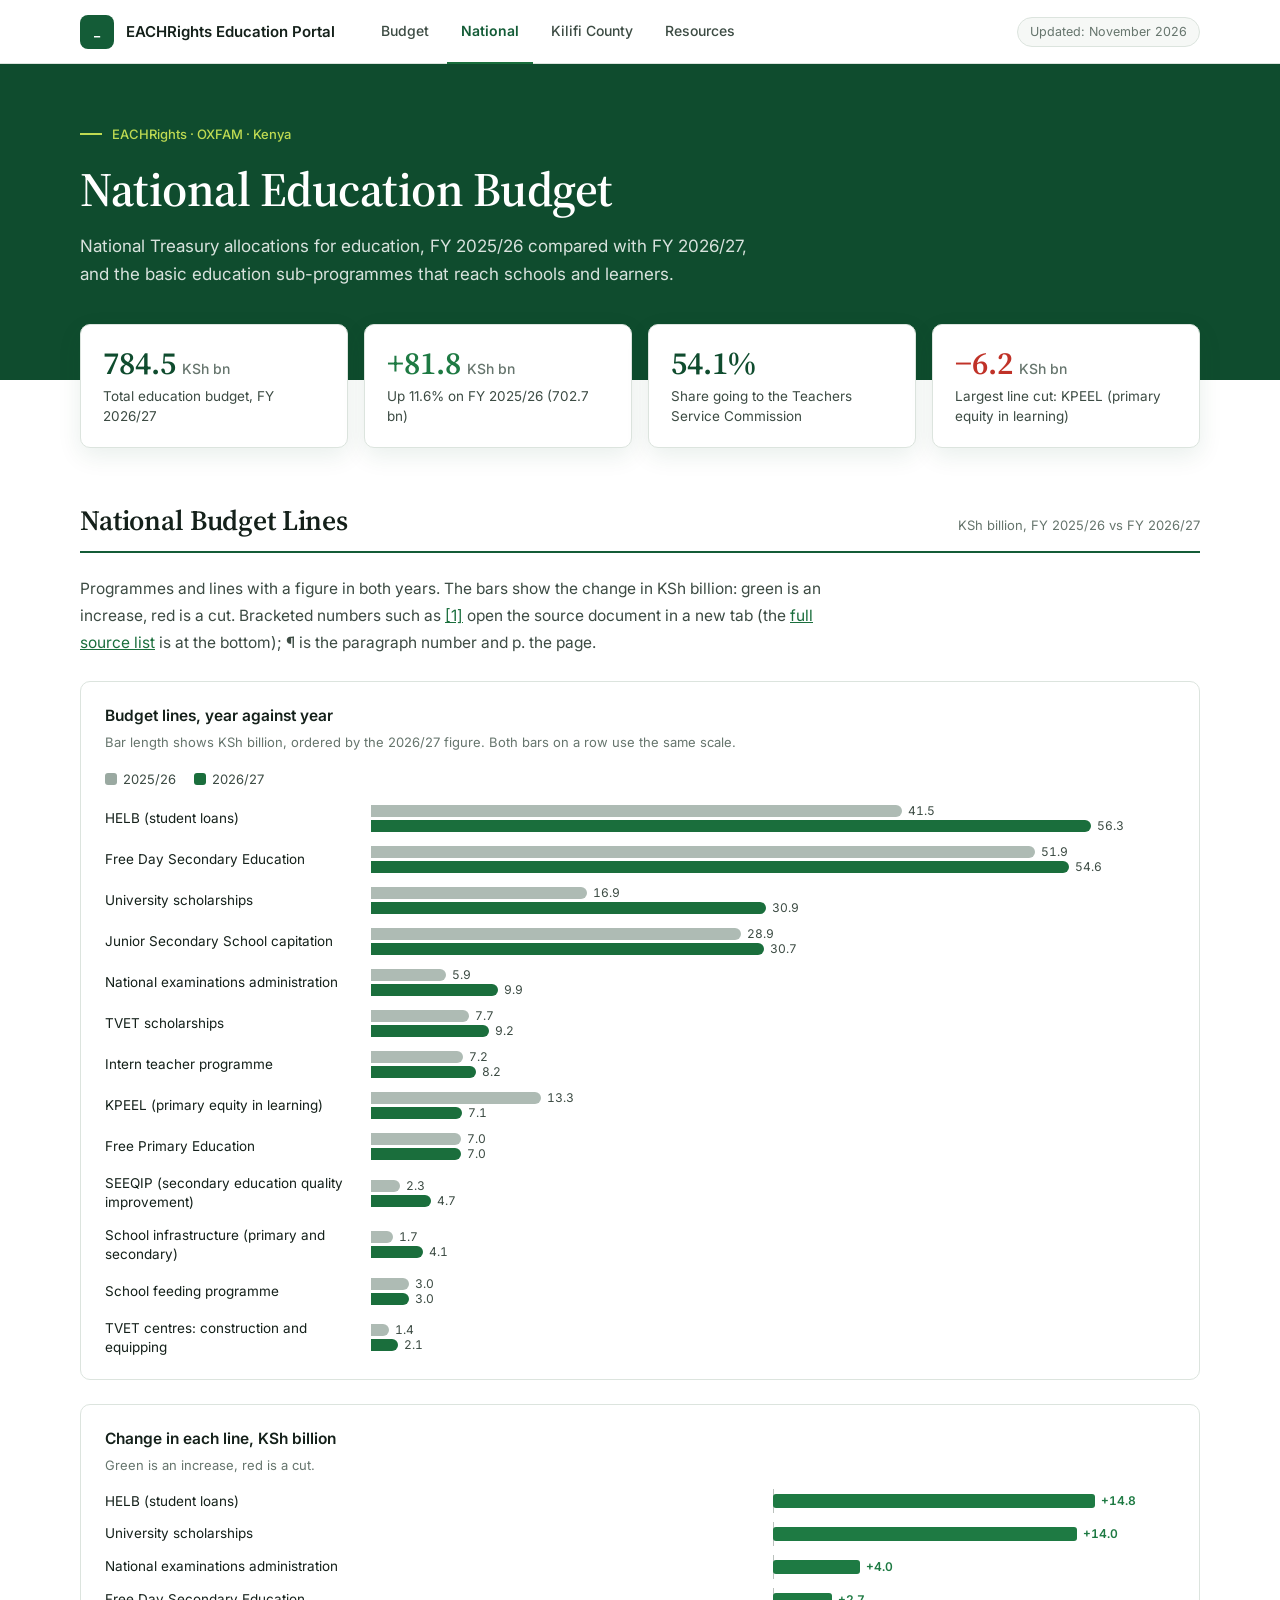
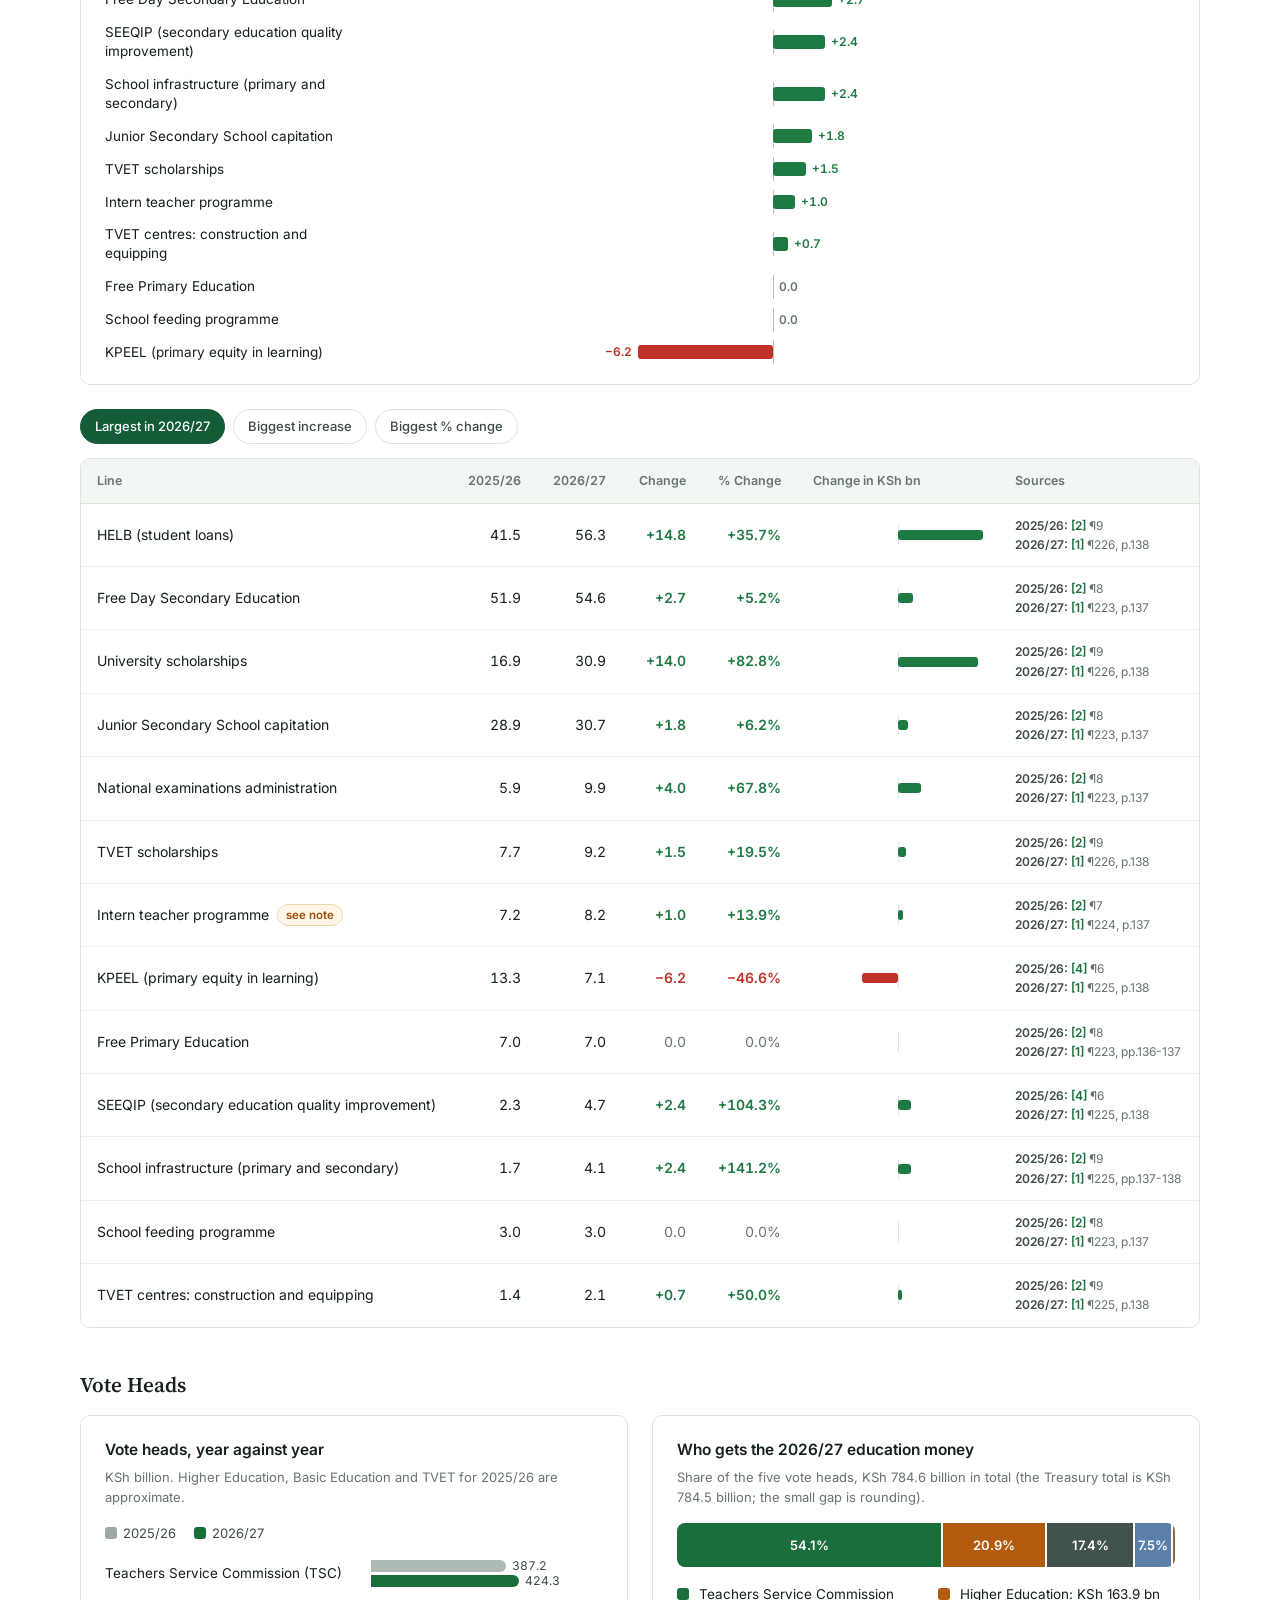
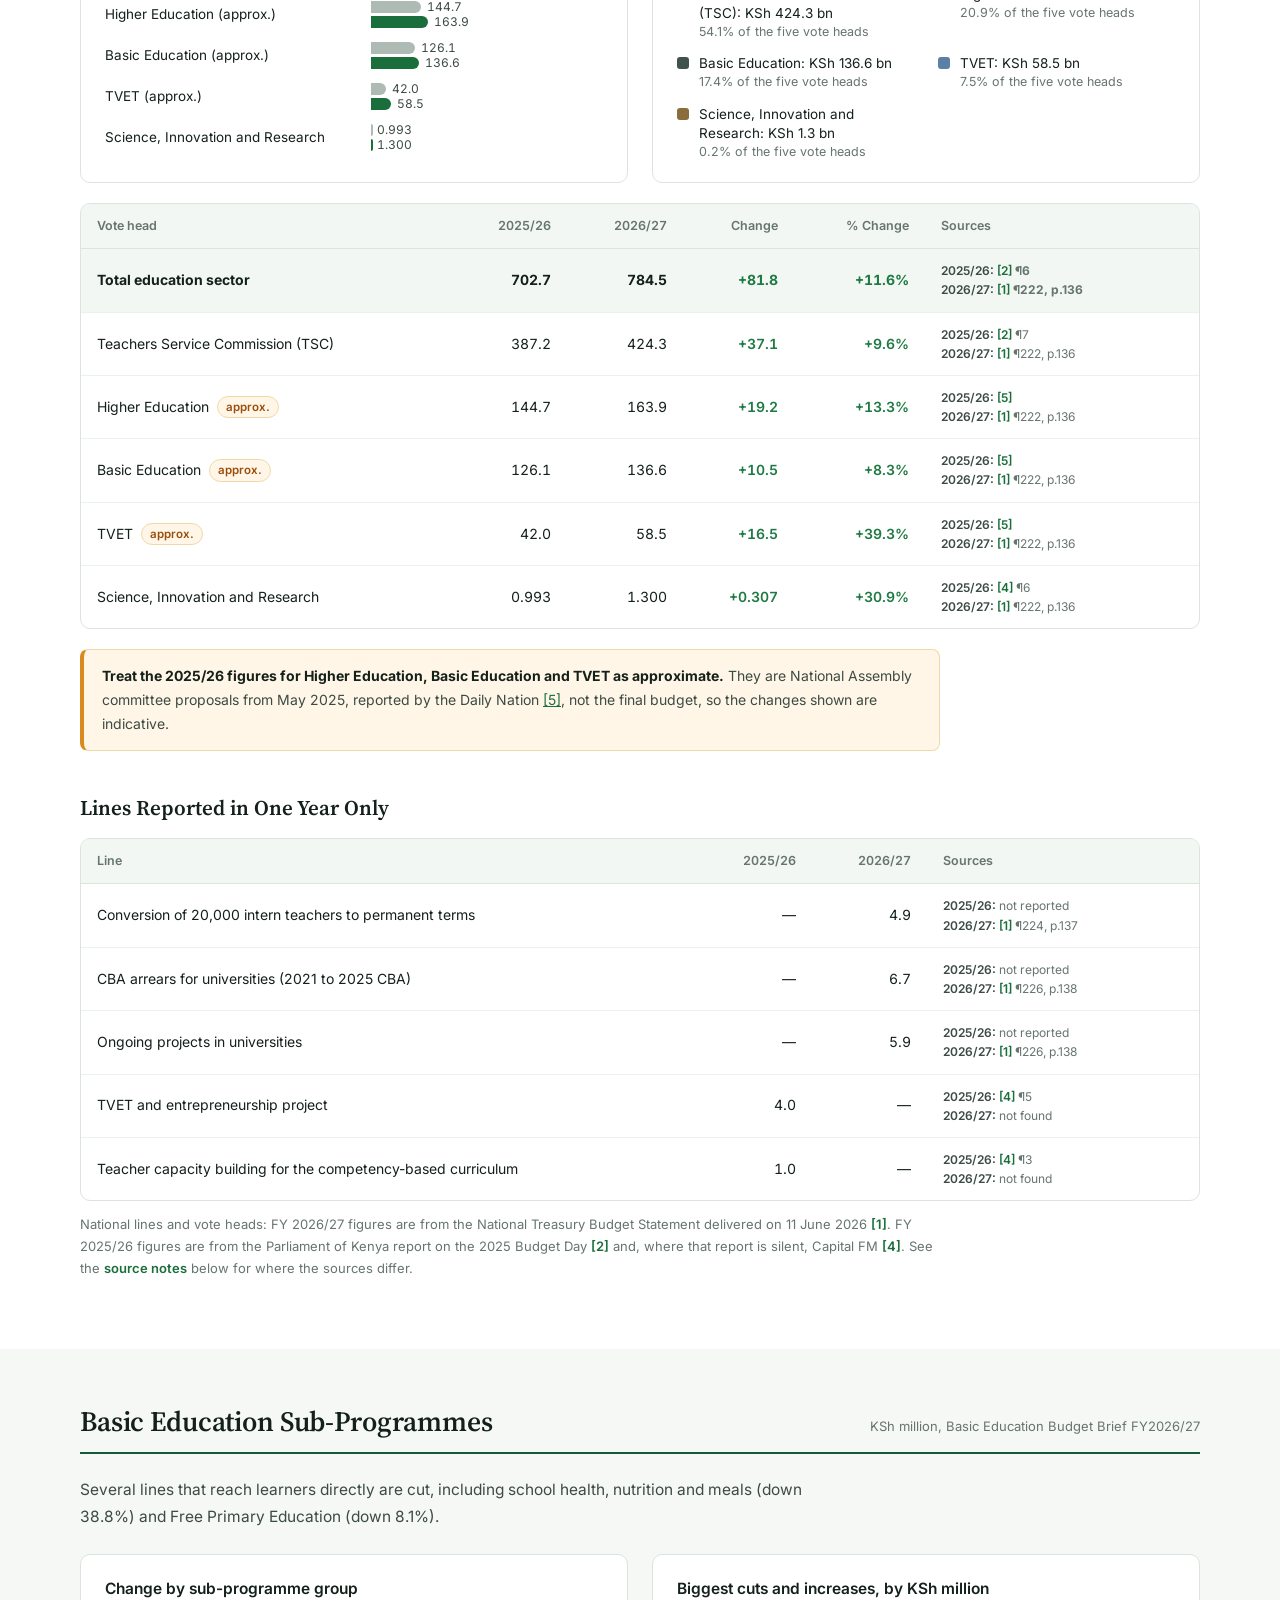
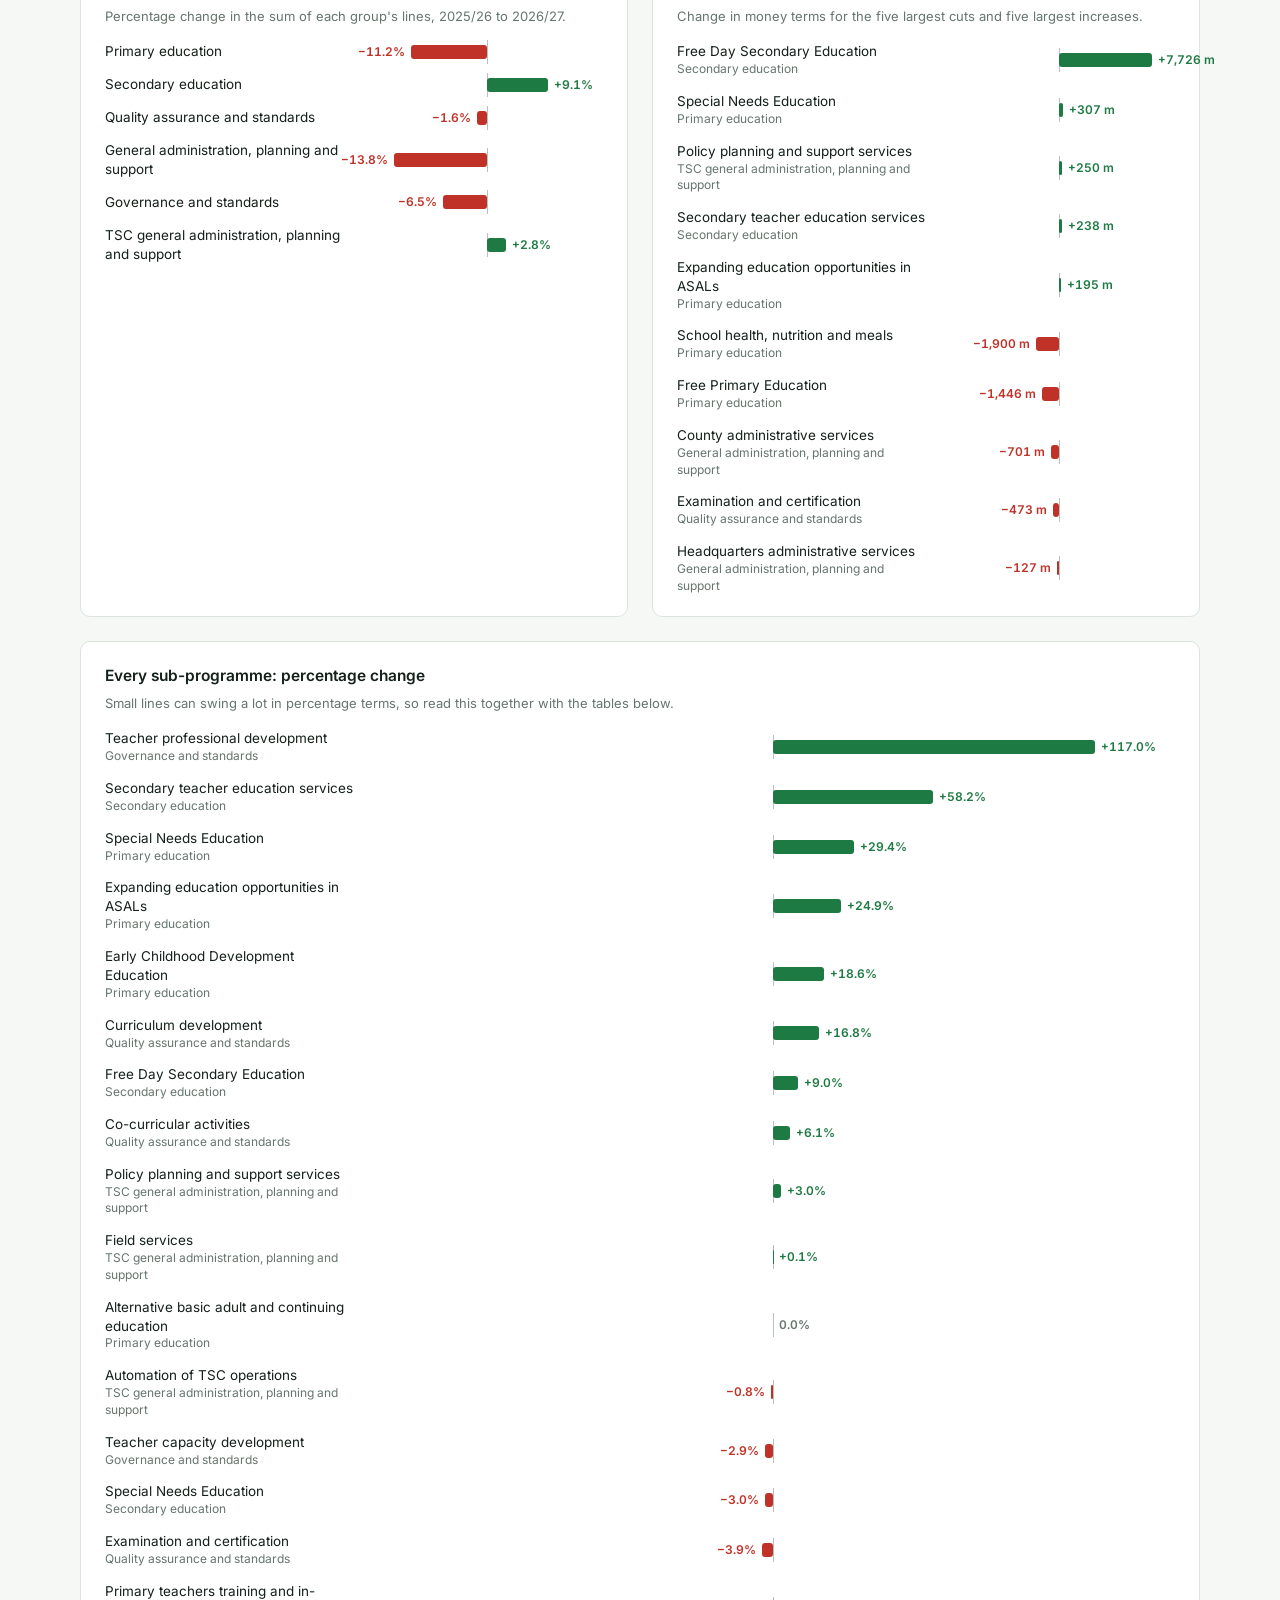
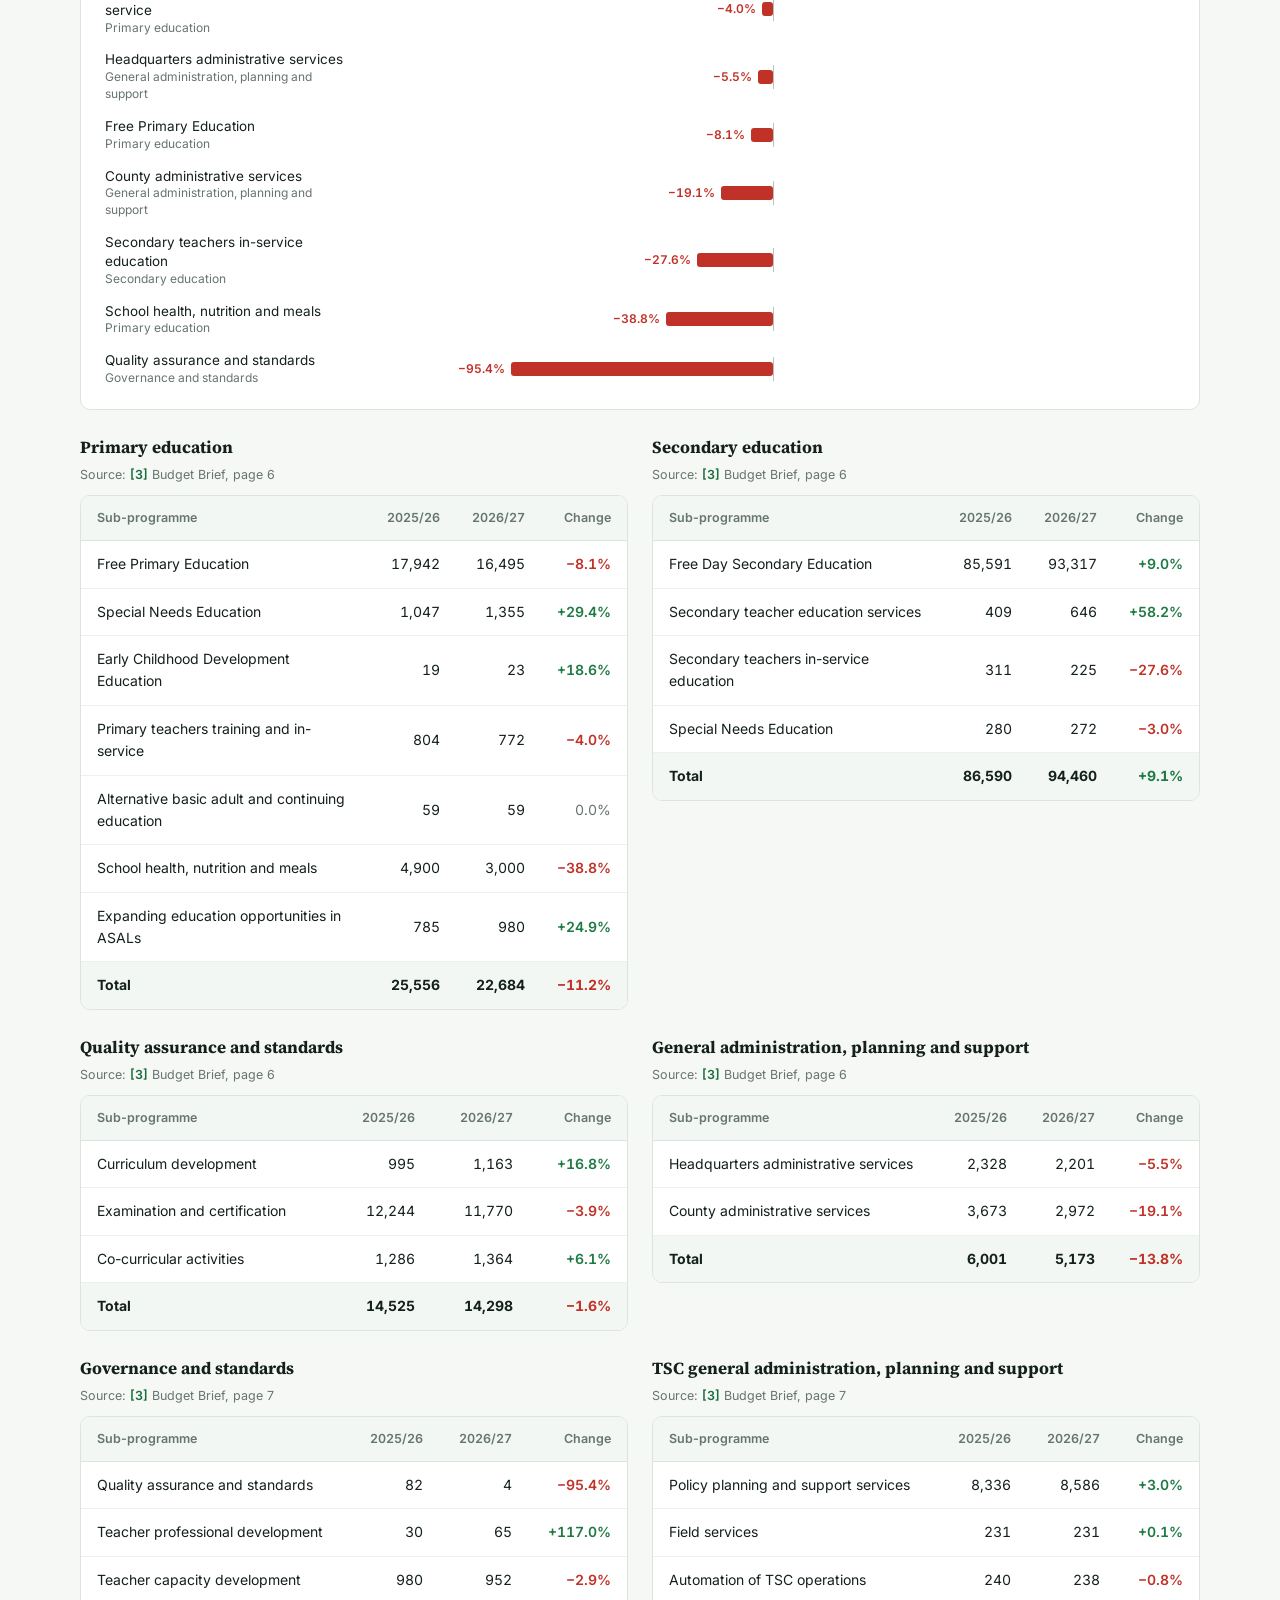
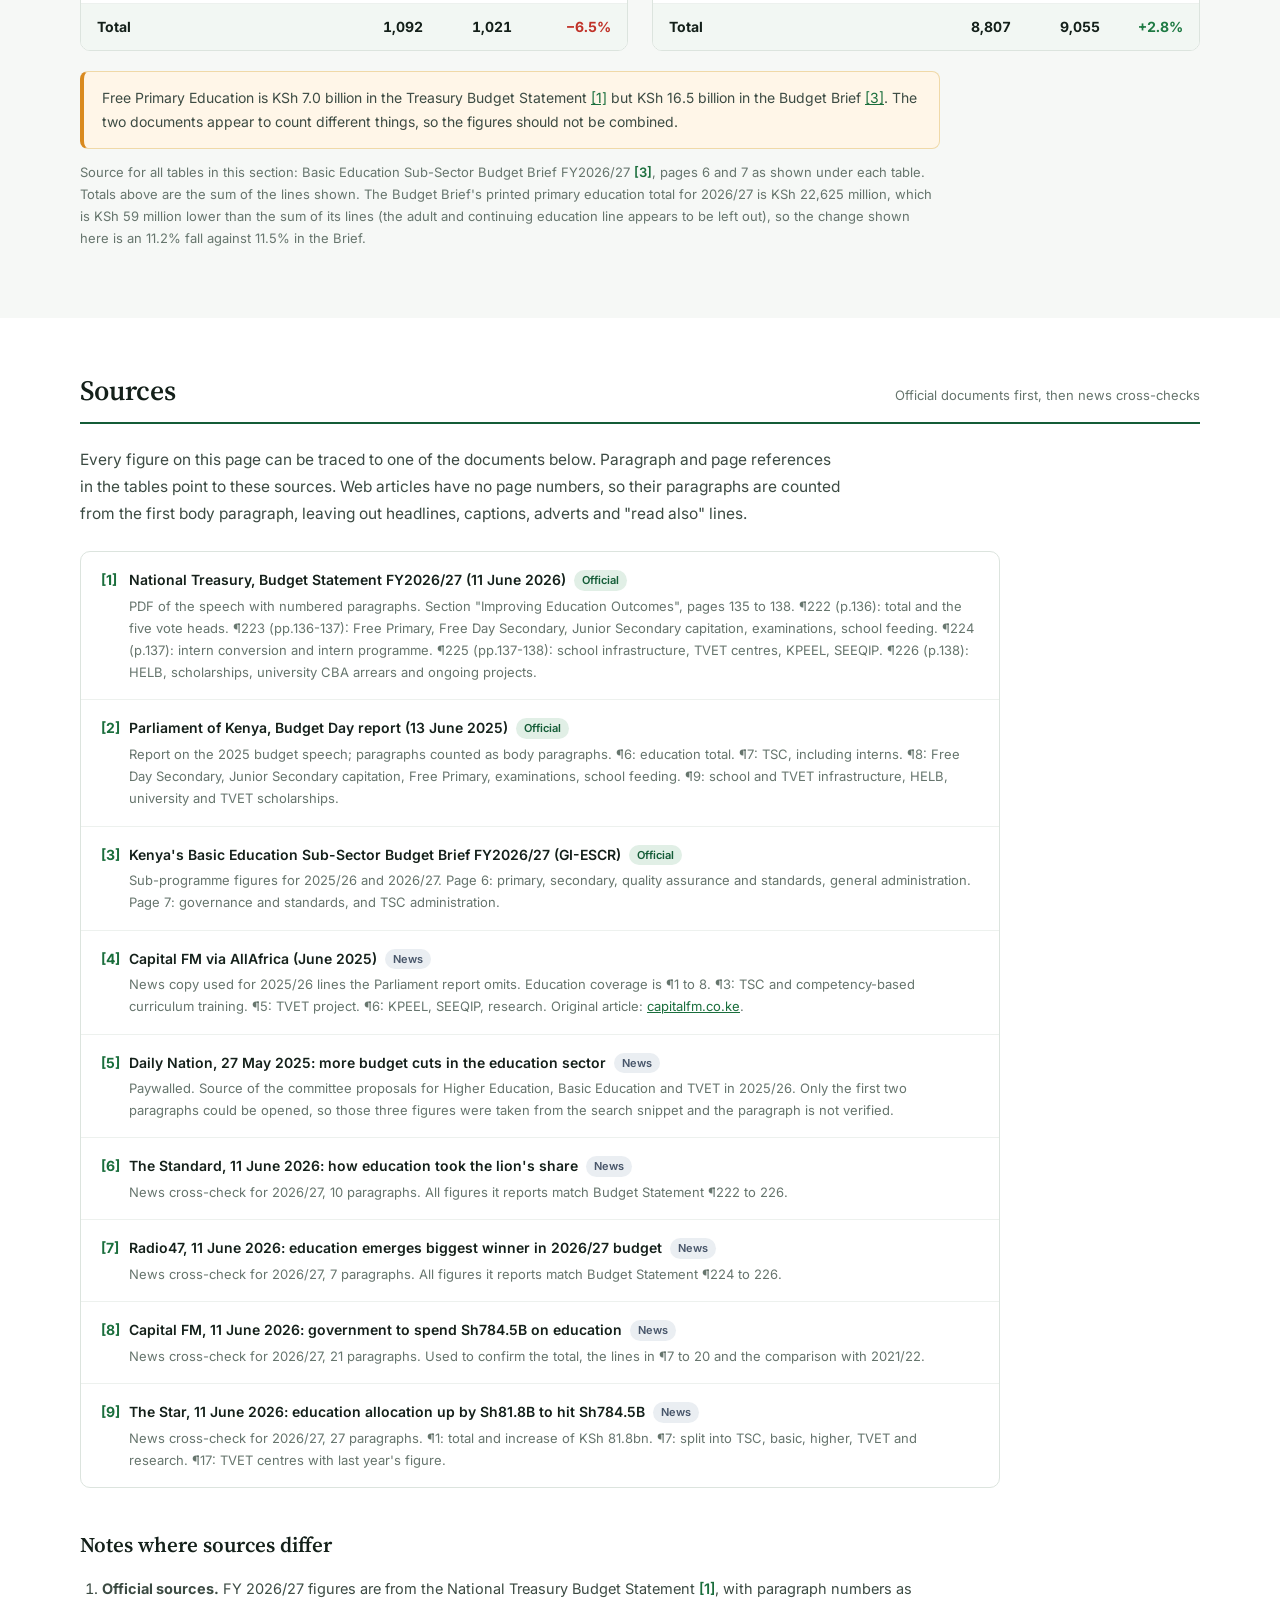
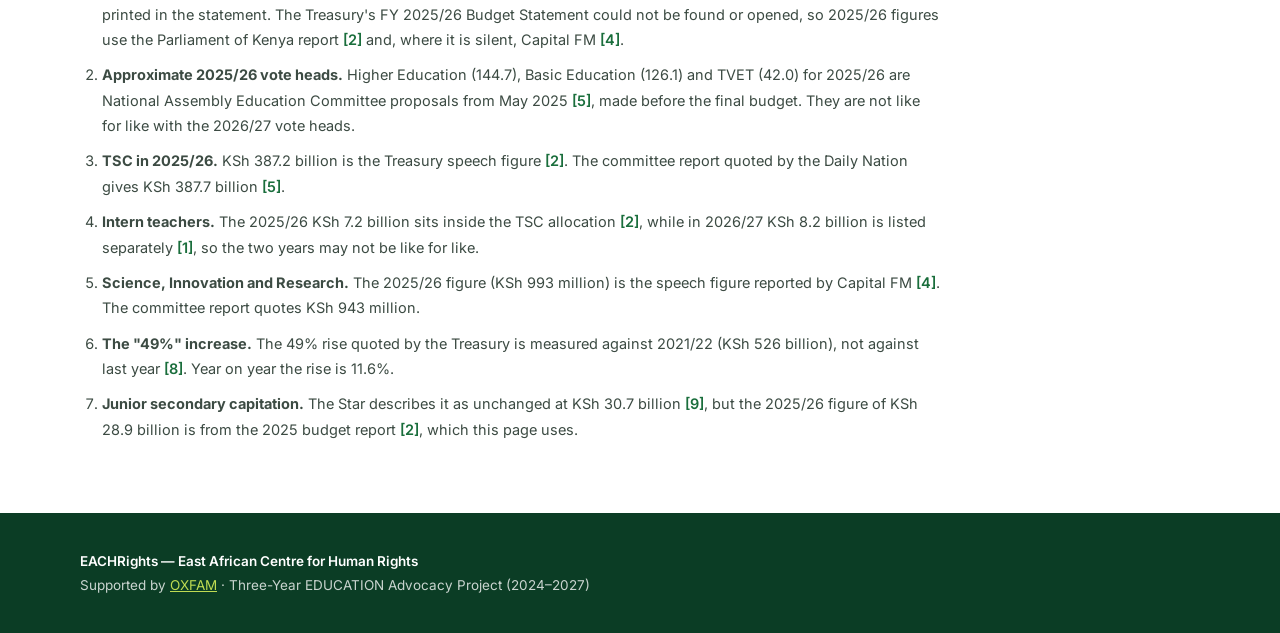
<file: national.html>
<!DOCTYPE html>
<html lang="en">
<head>
<meta charset="UTF-8">
<meta name="viewport" content="width=device-width,initial-scale=1">
<title>National Education Budget | EACHRights Education Budget Tracker</title>
<link rel="stylesheet" href="css/portal.css">
</head>
<body>
<nav class="top-nav">
  <div class="nav-brand" onclick="location.href='index.html'">
    <div class="logo-dot">_</div>
    <span>EACHRights Education Portal</span>
  </div>
  <div class="nav-links"><a href="index.html">Budget</a><a href="national.html" class="active">National</a><a href="county.html">Kilifi County</a><a href="resources.html">Resources</a></div>
  <div class="nav-right">Updated: November 2026</div>
</nav>
<div class="hero-band">
  <div class="eyebrow">EACHRights · OXFAM · Kenya</div>
  <h1>National Education Budget</h1>
  <p>National Treasury allocations for education, FY 2025/26 compared with FY 2026/27, and the basic education sub-programmes that reach schools and learners.</p>
</div>
<div class="kpis" id="kpis"></div>

<!-- NATIONAL LINES -->
<div class="section section-white" id="lines">
  <div class="section-hd">
    <h2>National Budget Lines</h2>
    <span class="meta">KSh billion, FY 2025/26 vs FY 2026/27</span>
  </div>
  <p class="lede">Programmes and lines with a figure in both years. The bars show the change in KSh billion: green is an increase, red is a cut. Bracketed numbers such as <a href="#src-1">[1]</a> open the source document in a new tab (the <a href="#sources">full source list</a> is at the bottom); ¶ is the paragraph number and p. the page.</p>

  <div class="chart" style="margin-bottom:24px">
    <p class="chart-title">Budget lines, year against year</p>
    <p class="chart-sub">Bar length shows KSh billion, ordered by the 2026/27 figure. Both bars on a row use the same scale.</p>
    <div class="legend"><span><i style="background:#9aa9a1"></i>2025/26</span><span><i style="background:var(--green,#1A6E3C)"></i>2026/27</span></div>
    <div class="bars" id="chart-lines" role="img" aria-label="Paired bars comparing 2025/26 and 2026/27 for each national education budget line"></div>
  </div>

  <div class="chart" style="margin-bottom:24px">
    <p class="chart-title">Change in each line, KSh billion</p>
    <p class="chart-sub">Green is an increase, red is a cut.</p>
    <div class="bars" id="chart-lines-chg" role="img" aria-label="Diverging bars showing the change in KSh billion for each national budget line"></div>
  </div>

  <div class="sort-tools" role="group" aria-label="Sort lines">
    <button type="button" data-sort="v26" aria-pressed="true">Largest in 2026/27</button>
    <button type="button" data-sort="chg" aria-pressed="false">Biggest increase</button>
    <button type="button" data-sort="pct" aria-pressed="false">Biggest % change</button>
  </div>
  <div class="tbl-wrap">
    <table class="policy-table">
      <thead><tr><th>Line</th><th class="n">2025/26</th><th class="n">2026/27</th><th class="n">Change</th><th class="n">% Change</th><th>Change in KSh bn</th><th>Sources</th></tr></thead>
      <tbody id="lines-body"></tbody>
    </table>
  </div>

  <h3 class="panel-title">Vote Heads</h3>
  <div class="two-col" style="margin-bottom:20px">
    <div class="chart">
      <p class="chart-title">Vote heads, year against year</p>
      <p class="chart-sub">KSh billion. Higher Education, Basic Education and TVET for 2025/26 are approximate.</p>
      <div class="legend"><span><i style="background:#9aa9a1"></i>2025/26</span><span><i style="background:var(--green,#1A6E3C)"></i>2026/27</span></div>
      <div class="bars" id="chart-votes" role="img" aria-label="Paired bars comparing 2025/26 and 2026/27 for each vote head"></div>
    </div>
    <div class="chart">
      <p class="chart-title">Who gets the 2026/27 education money</p>
      <p class="chart-sub" id="votes-sub"></p>
      <div class="split-bar" id="votes-split" role="img" aria-label="Share of the 2026/27 education budget by vote head"></div>
      <div class="split-key" id="votes-key"></div>
    </div>
  </div>
  <div class="tbl-wrap">
    <table class="policy-table">
      <thead><tr><th>Vote head</th><th class="n">2025/26</th><th class="n">2026/27</th><th class="n">Change</th><th class="n">% Change</th><th>Sources</th></tr></thead>
      <tbody id="votes-body"></tbody>
    </table>
  </div>
  <div class="callout"><strong>Treat the 2025/26 figures for Higher Education, Basic Education and TVET as approximate.</strong> They are National Assembly committee proposals from May 2025, reported by the Daily Nation <a href="#src-5">[5]</a>, not the final budget, so the changes shown are indicative.</div>

  <h3 class="panel-title">Lines Reported in One Year Only</h3>
  <div class="tbl-wrap">
    <table class="policy-table">
      <thead><tr><th>Line</th><th class="n">2025/26</th><th class="n">2026/27</th><th>Sources</th></tr></thead>
      <tbody id="oneyear-body"></tbody>
    </table>
  </div>
  <p class="src">National lines and vote heads: FY 2026/27 figures are from the National Treasury Budget Statement delivered on 11 June 2026 <a href="#src-1">[1]</a>. FY 2025/26 figures are from the Parliament of Kenya report on the 2025 Budget Day <a href="#src-2">[2]</a> and, where that report is silent, Capital FM <a href="#src-4">[4]</a>. See the <a href="#sources">source notes</a> below for where the sources differ.</p>
</div>

<!-- BASIC EDUCATION -->
<div class="section section-gold" id="basic">
  <div class="section-hd">
    <h2>Basic Education Sub-Programmes</h2>
    <span class="meta">KSh million, Basic Education Budget Brief FY2026/27</span>
  </div>
  <p class="lede">Several lines that reach learners directly are cut, including school health, nutrition and meals (down 38.8%) and Free Primary Education (down 8.1%).</p>

  <div class="two-col" style="margin-bottom:24px">
    <div class="chart">
      <p class="chart-title">Change by sub-programme group</p>
      <p class="chart-sub">Percentage change in the sum of each group's lines, 2025/26 to 2026/27.</p>
      <div class="bars" id="chart-groups" role="img" aria-label="Diverging bars showing the percentage change for each group of basic education sub-programmes"></div>
    </div>
    <div class="chart">
      <p class="chart-title">Biggest cuts and increases, by KSh million</p>
      <p class="chart-sub">Change in money terms for the five largest cuts and five largest increases.</p>
      <div class="bars" id="chart-top" role="img" aria-label="Diverging bars showing the five largest cuts and five largest increases in KSh million"></div>
    </div>
  </div>

  <div class="chart" style="margin-bottom:24px">
    <p class="chart-title">Every sub-programme: percentage change</p>
    <p class="chart-sub">Small lines can swing a lot in percentage terms, so read this together with the tables below.</p>
    <div class="bars" id="chart-basic" role="img" aria-label="Diverging bars showing the percentage change for every basic education sub-programme"></div>
  </div>

  <div class="two-col" id="basic-cols"></div>
  <div class="callout">Free Primary Education is KSh 7.0 billion in the Treasury Budget Statement <a href="#src-1">[1]</a> but KSh 16.5 billion in the Budget Brief <a href="#src-3">[3]</a>. The two documents appear to count different things, so the figures should not be combined.</div>
    <p class="src">Source for all tables in this section: Basic Education Sub-Sector Budget Brief FY2026/27 <a href="#src-3">[3]</a>, pages 6 and 7 as shown under each table. Totals above are the sum of the lines shown. The Budget Brief's printed primary education total for 2026/27 is KSh 22,625 million, which is KSh 59 million lower than the sum of its lines (the adult and continuing education line appears to be left out), so the change shown here is an 11.2% fall against 11.5% in the Brief.</p>
</div>

<!-- SOURCES -->
<div class="section section-white" id="sources">
  <div class="section-hd">
    <h2>Sources</h2>
    <span class="meta">Official documents first, then news cross-checks</span>
  </div>
  <p class="lede">Every figure on this page can be traced to one of the documents below. Paragraph and page references in the tables point to these sources. Web articles have no page numbers, so their paragraphs are counted from the first body paragraph, leaving out headlines, captions, adverts and "read also" lines.</p>
  <ol class="src-list" id="src-list"></ol>

  <h3 class="panel-title">Notes where sources differ</h3>
  <ol class="notes" id="src-notes"></ol>
</div>

<footer>
  <strong>EACHRights — East African Centre for Human Rights</strong><br>
  Supported by <a href="#">OXFAM</a> · Three-Year EDUCATION Advocacy Project (2024–2027)
</footer>

<script>
const esc = s => String(s).replace(/[&<>"']/g, c => ({'&':'&amp;','<':'&lt;','>':'&gt;','"':'&quot;',"'":'&#39;'}[c]));
const f1 = n => n.toLocaleString('en-KE',{minimumFractionDigits:1,maximumFractionDigits:1});
const f0 = n => Math.round(n).toLocaleString('en-KE');
const sgn = n => (n>0?'+':n<0?'−':'');
const cls = n => n>0.0001?'up':n<-0.0001?'down':'flat';
const pctTxt = p => p==null?'n/a':sgn(p)+Math.abs(p*100).toFixed(1)+'%';

// ---------- SOURCES ----------
const SOURCES = {
  1:{official:true,title:'National Treasury, Budget Statement FY2026/27 (11 June 2026)',
     url:'https://treasury.go.ke/sites/default/files/Latest%20updates/Budget_Statement_FY_2026-27_compressed.pdf',
     desc:'PDF of the speech with numbered paragraphs. Section "Improving Education Outcomes", pages 135 to 138. ¶222 (p.136): total and the five vote heads. ¶223 (pp.136-137): Free Primary, Free Day Secondary, Junior Secondary capitation, examinations, school feeding. ¶224 (p.137): intern conversion and intern programme. ¶225 (pp.137-138): school infrastructure, TVET centres, KPEEL, SEEQIP. ¶226 (p.138): HELB, scholarships, university CBA arrears and ongoing projects.'},
  2:{official:true,title:'Parliament of Kenya, Budget Day report (13 June 2025)',
     url:'https://www.parliament.go.ke/node/24052',
     desc:'Report on the 2025 budget speech; paragraphs counted as body paragraphs. ¶6: education total. ¶7: TSC, including interns. ¶8: Free Day Secondary, Junior Secondary capitation, Free Primary, examinations, school feeding. ¶9: school and TVET infrastructure, HELB, university and TVET scholarships.'},
  3:{official:true,title:'Kenya\'s Basic Education Sub-Sector Budget Brief FY2026/27 (GI-ESCR)',
     url:'https://gi-escr.org/images/Kenyas%20Basic%20Education%20Sub-Sector%20Budget%20Brief%20FY2026-2027.pdf',
     desc:'Sub-programme figures for 2025/26 and 2026/27. Page 6: primary, secondary, quality assurance and standards, general administration. Page 7: governance and standards, and TSC administration.'},
  4:{title:'Capital FM via AllAfrica (June 2025)',
     url:'https://allafrica.com/stories/202506130061.html',
     desc:'News copy used for 2025/26 lines the Parliament report omits. Education coverage is ¶1 to 8. ¶3: TSC and competency-based curriculum training. ¶5: TVET project. ¶6: KPEEL, SEEQIP, research. Original article: <a href="https://www.capitalfm.co.ke/news/2025/06/education-gets-lions-share-in-2024-25-budget-as-agriculture-faces-major-cuts" target="_blank" rel="noopener">capitalfm.co.ke</a>.'},
  5:{title:'Daily Nation, 27 May 2025: more budget cuts in the education sector',
     url:'https://nation.africa/kenya/news/education/more-budget-cuts-education-sector-quality-concerns-5058422',
     desc:'Paywalled. Source of the committee proposals for Higher Education, Basic Education and TVET in 2025/26. Only the first two paragraphs could be opened, so those three figures were taken from the search snippet and the paragraph is not verified.'},
  6:{title:'The Standard, 11 June 2026: how education took the lion\'s share',
     url:'https://www.standardmedia.co.ke/education/article/2001550102/how-education-took-lions-share-with-sh7845b-in-2026-27-budget',
     desc:'News cross-check for 2026/27, 10 paragraphs. All figures it reports match Budget Statement ¶222 to 226.'},
  7:{title:'Radio47, 11 June 2026: education emerges biggest winner in 2026/27 budget',
     url:'https://www.radio47.fm/news/education-emerges-biggest-winner-in-2026-27-budget-with-ksh-784-5-billion-32977/',
     desc:'News cross-check for 2026/27, 7 paragraphs. All figures it reports match Budget Statement ¶224 to 226.'},
  8:{title:'Capital FM, 11 June 2026: government to spend Sh784.5B on education',
     url:'https://www.capitalfm.co.ke/news/2026/06/government-to-spend-sh784-5-b-on-education-as-mbadi-rejects-claims-of-budget-cuts/',
     desc:'News cross-check for 2026/27, 21 paragraphs. Used to confirm the total, the lines in ¶7 to 20 and the comparison with 2021/22.'},
  9:{title:'The Star, 11 June 2026: education allocation up by Sh81.8B to hit Sh784.5B',
     url:'https://www.the-star.co.ke/news/2026-06-11-education-allocation-up-by-sh818bn-to-hit-sh7845bn',
     desc:'News cross-check for 2026/27, 27 paragraphs. ¶1: total and increase of KSh 81.8bn. ¶7: split into TSC, basic, higher, TVET and research. ¶17: TVET centres with last year\'s figure.'}
};
const ref = (id,loc) => `<a href="${SOURCES[id].url}" target="_blank" rel="noopener" title="${esc(SOURCES[id].title)}">[${id}]</a>${loc?' '+esc(loc):''}`;
const srcCell = (a,b) => `<td class="srcs"><b>2025/26:</b> ${a}<br><b>2026/27:</b> ${b}</td>`;
const NA = '<span class="flat">not reported</span>';

document.getElementById('src-list').innerHTML = Object.entries(SOURCES).map(([id,s])=>
  `<li id="src-${id}"><span class="sn">[${id}]</span><a class="ttl" href="${s.url}" target="_blank" rel="noopener">${s.title}</a><span class="tag ${s.official?'off':'news'}">${s.official?'Official':'News'}</span><span class="d">${s.desc}</span></li>`).join('');

document.getElementById('src-notes').innerHTML = [
  '<strong>Official sources.</strong> FY 2026/27 figures are from the National Treasury Budget Statement <a href="#src-1">[1]</a>, with paragraph numbers as printed in the statement. The Treasury\'s FY 2025/26 Budget Statement could not be found or opened, so 2025/26 figures use the Parliament of Kenya report <a href="#src-2">[2]</a> and, where it is silent, Capital FM <a href="#src-4">[4]</a>.',
  '<strong>Approximate 2025/26 vote heads.</strong> Higher Education (144.7), Basic Education (126.1) and TVET (42.0) for 2025/26 are National Assembly Education Committee proposals from May 2025 <a href="#src-5">[5]</a>, made before the final budget. They are not like for like with the 2026/27 vote heads.',
  '<strong>TSC in 2025/26.</strong> KSh 387.2 billion is the Treasury speech figure <a href="#src-2">[2]</a>. The committee report quoted by the Daily Nation gives KSh 387.7 billion <a href="#src-5">[5]</a>.',
  '<strong>Intern teachers.</strong> The 2025/26 KSh 7.2 billion sits inside the TSC allocation <a href="#src-2">[2]</a>, while in 2026/27 KSh 8.2 billion is listed separately <a href="#src-1">[1]</a>, so the two years may not be like for like.',
  '<strong>Science, Innovation and Research.</strong> The 2025/26 figure (KSh 993 million) is the speech figure reported by Capital FM <a href="#src-4">[4]</a>. The committee report quotes KSh 943 million.',
  '<strong>The "49%" increase.</strong> The 49% rise quoted by the Treasury is measured against 2021/22 (KSh 526 billion), not against last year <a href="#src-8">[8]</a>. Year on year the rise is 11.6%.',
  '<strong>Junior secondary capitation.</strong> The Star describes it as unchanged at KSh 30.7 billion <a href="#src-9">[9]</a>, but the 2025/26 figure of KSh 28.9 billion is from the 2025 budget report <a href="#src-2">[2]</a>, which this page uses.'
].map(t=>`<li>${t}</li>`).join('');

const TOTAL = {a:702.7,b:784.5};
// [name, 2025/26, 2026/27] KSh bn, optional note, then [source 2025/26, source 2026/27]
const chg = TOTAL.b-TOTAL.a;
const LINES = [
  ['HELB (student loans)',41.5,56.3,'',[ref(2,'¶9'),ref(1,'¶226, p.138')]],
  ['Free Day Secondary Education',51.9,54.6,'',[ref(2,'¶8'),ref(1,'¶223, p.137')]],
  ['University scholarships',16.9,30.9,'',[ref(2,'¶9'),ref(1,'¶226, p.138')]],
  ['Junior Secondary School capitation',28.9,30.7,'',[ref(2,'¶8'),ref(1,'¶223, p.137')]],
  ['National examinations administration',5.9,9.9,'',[ref(2,'¶8'),ref(1,'¶223, p.137')]],
  ['TVET scholarships',7.7,9.2,'',[ref(2,'¶9'),ref(1,'¶226, p.138')]],
  ['Intern teacher programme',7.2,8.2,'2025/26 figure sits inside the TSC allocation',[ref(2,'¶7'),ref(1,'¶224, p.137')]],
  ['KPEEL (primary equity in learning)',13.3,7.1,'',[ref(4,'¶6'),ref(1,'¶225, p.138')]],
  ['Free Primary Education',7.0,7.0,'',[ref(2,'¶8'),ref(1,'¶223, pp.136-137')]],
  ['SEEQIP (secondary education quality improvement)',2.3,4.7,'',[ref(4,'¶6'),ref(1,'¶225, p.138')]],
  ['School infrastructure (primary and secondary)',1.7,4.1,'',[ref(2,'¶9'),ref(1,'¶225, pp.137-138')]],
  ['School feeding programme',3.0,3.0,'',[ref(2,'¶8'),ref(1,'¶223, p.137')]],
  ['TVET centres: construction and equipping',1.4,2.1,'',[ref(2,'¶9'),ref(1,'¶225, p.138')]]
];
const VOTES = [
  ['Teachers Service Commission (TSC)',387.2,424.3,'',[ref(2,'¶7'),ref(1,'¶222, p.136')]],
  ['Higher Education',144.7,163.9,'approx.',[ref(5),ref(1,'¶222, p.136')]],
  ['Basic Education',126.1,136.6,'approx.',[ref(5),ref(1,'¶222, p.136')]],
  ['TVET',42.0,58.5,'approx.',[ref(5),ref(1,'¶222, p.136')]],
  ['Science, Innovation and Research',0.993,1.3,'',[ref(4,'¶6'),ref(1,'¶222, p.136')]]
];
const TOTAL_SRC = [ref(2,'¶6'),ref(1,'¶222, p.136')];
const ONEYEAR = [
  ['Conversion of 20,000 intern teachers to permanent terms',null,4.9,[NA,ref(1,'¶224, p.137')]],
  ['CBA arrears for universities (2021 to 2025 CBA)',null,6.7,[NA,ref(1,'¶226, p.138')]],
  ['Ongoing projects in universities',null,5.9,[NA,ref(1,'¶226, p.138')]],
  ['TVET and entrepreneurship project',4.0,null,[ref(4,'¶5'),'not found']],
  ['Teacher capacity building for the competency-based curriculum',0.98,null,[ref(4,'¶3'),'not found']]
];
// KSh (full shillings), 2025/26 then 2026/27. pg = page of the Budget Brief
const BASIC = [
  {t:'Primary education',pg:'6',rows:[
    ['Free Primary Education',17941657706,16495300804],
    ['Special Needs Education',1047232800,1354721767],
    ['Early Childhood Development Education',19206374,22772373],
    ['Primary teachers training and in-service',803809908,771526663],
    ['Alternative basic adult and continuing education',59011143,59011143],
    ['School health, nutrition and meals',4900000000,3000000000],
    ['Expanding education opportunities in ASALs',785000000,980200000]]},
  {t:'Secondary education',pg:'6',rows:[
    ['Free Day Secondary Education',85591084562,93317184844],
    ['Secondary teacher education services',408520983,646265353],
    ['Secondary teachers in-service education',310824419,224949686],
    ['Special Needs Education',280000000,271600000]]},
  {t:'Quality assurance and standards',pg:'6',rows:[
    ['Curriculum development',995399403,1162787421],
    ['Examination and certification',12243514317,11770477691],
    ['Co-curricular activities',1285763272,1364446129]]},
  {t:'General administration, planning and support',pg:'6',rows:[
    ['Headquarters administrative services',2328402532,2200972660],
    ['County administrative services',3672614215,2971670377]]},
  {t:'Governance and standards',pg:'7',rows:[
    ['Quality assurance and standards',81750000,3750000],
    ['Teacher professional development',30093750,65312785],
    ['Teacher capacity development',980388777,952383225]]},
  {t:'TSC general administration, planning and support',pg:'7',rows:[
    ['Policy planning and support services',8335735920,8586151564],
    ['Field services',231192000,231308000],
    ['Automation of TSC operations',239710953,237800318]]}
];

// ---------- CHART HELPERS ----------
const barVal = (v,max,c,txt) => `<div class="bar-wrap"><div class="bar ${c}" style="width:${v/max*100}%"></div><span class="bar-val" style="left:calc(${v/max*100}% + 6px)">${txt}</span></div>`;
function pairedChart(id, items, fmt){
  const max = Math.max(...items.map(r=>Math.max(r.a,r.b)));
  document.getElementById(id).innerHTML = items.map(r=>
    `<div class="bar-row"><div class="lbl">${esc(r.name)}</div><div class="bar-track">${barVal(r.a,max,'y25',fmt(r.a))}${barVal(r.b,max,'y26',fmt(r.b))}</div></div>`).join('');
}
// diverging chart: items {label, sub, v, txt}; bars scale to the largest absolute value
function divChart(id, items){
  const max = Math.max(...items.map(r=>Math.abs(r.v)),1e-9);
  document.getElementById(id).innerHTML = items.map(r=>{
    const w = Math.abs(r.v)/max*40;   // leave room for the value label
    const pos = r.v>0.0001, neg = r.v<-0.0001;
    const bar = pos?`<i class="p" style="width:${w}%"></i><b class="up" style="left:calc(50% + ${w}% + 6px)">${r.txt}</b>`
              : neg?`<i class="m" style="width:${w}%"></i><b class="down" style="right:calc(50% + ${w}% + 6px)">${r.txt}</b>`
              : `<b class="flat" style="left:calc(50% + 6px)">${r.txt}</b>`;
    return `<div class="div-row"><div class="lbl">${esc(r.label)}${r.sub?`<small>${esc(r.sub)}</small>`:''}</div><div class="div-track">${bar}</div></div>`;
  }).join('');
}

// ---------- NATIONAL LINES ----------
const rows = LINES.map(r=>({name:r[0],a:r[1],b:r[2],note:r[3]||'',src:r[4],d:r[2]-r[1],p:(r[2]-r[1])/r[1]}));
const maxD = Math.max(...rows.map(r=>Math.abs(r.d)));
function renderLines(sort){
  const s=[...rows].sort((x,y)=> sort==='chg'?y.d-x.d : sort==='pct'?y.p-x.p : y.b-x.b);
  document.getElementById('lines-body').innerHTML = s.map(r=>{
    const w=Math.abs(r.d)/maxD*50;
    const bar = r.d>0.0001?`<i class="p" style="width:${w}%"></i>`:r.d<-0.0001?`<i class="m" style="width:${w}%"></i>`:'';
    return `<tr><td>${esc(r.name)}${r.note?`<span class="badge" title="${esc(r.note)}">see note</span>`:''}</td>
      <td class="n">${f1(r.a)}</td><td class="n">${f1(r.b)}</td>
      <td class="n ${cls(r.d)}">${sgn(r.d)}${f1(Math.abs(r.d))}</td>
      <td class="n ${cls(r.d)}">${pctTxt(r.p)}</td>
      <td><div class="dv">${bar}</div></td>
      ${srcCell(r.src[0],r.src[1])}</tr>`;
  }).join('');
}
renderLines('v26');
document.querySelectorAll('.sort-tools button').forEach(b=>b.addEventListener('click',()=>{
  document.querySelectorAll('.sort-tools button').forEach(x=>x.setAttribute('aria-pressed',x===b));
  renderLines(b.dataset.sort);
}));

// charts: lines
pairedChart('chart-lines',[...rows].sort((x,y)=>y.b-x.b),f1);
divChart('chart-lines-chg',[...rows].sort((x,y)=>y.d-x.d).map(r=>({label:r.name,v:r.d,txt:(r.d===0?'0.0':sgn(r.d)+f1(Math.abs(r.d)))})));

document.getElementById('votes-body').innerHTML =
  `<tr class="total"><td>Total education sector</td><td class="n">${f1(TOTAL.a)}</td><td class="n">${f1(TOTAL.b)}</td><td class="n up">+${f1(chg)}</td><td class="n up">${pctTxt(chg/TOTAL.a)}</td>${srcCell(TOTAL_SRC[0],TOTAL_SRC[1])}</tr>` +
  VOTES.map(r=>{const d=r[2]-r[1];const sci=r[0].startsWith('Science');const fm=x=>sci?x.toFixed(3):f1(x);
    return `<tr><td>${esc(r[0])}${r[3]?`<span class="badge">${esc(r[3])}</span>`:''}</td><td class="n">${fm(r[1])}</td><td class="n">${fm(r[2])}</td><td class="n ${cls(d)}">${sgn(d)}${fm(Math.abs(d))}</td><td class="n ${cls(d)}">${pctTxt(d/r[1])}</td>${srcCell(r[4][0],r[4][1])}</tr>`;}).join('');

// charts: vote heads
pairedChart('chart-votes',VOTES.map(r=>({name:r[0]+(r[3]?' (approx.)':''),a:r[1],b:r[2]})).concat([]),
  x=>x<10?x.toFixed(x<2?3:1):f1(x));
(function(){
  const colors = ['#1A6E3C','#B25A0E','#41524a','#5b7fa6','#8a6d3b'];
  const sum = VOTES.reduce((s,r)=>s+r[2],0);
  document.getElementById('votes-sub').textContent = 'Share of the five vote heads, KSh '+f1(sum)+' billion in total (the Treasury total is KSh '+f1(TOTAL.b)+' billion; the small gap is rounding).';
  document.getElementById('votes-split').innerHTML = VOTES.map((r,i)=>{const p=r[2]/sum*100;return `<div style="width:${p}%;background:${colors[i]}" title="${esc(r[0])}">${p>=6?p.toFixed(1)+'%':''}</div>`;}).join('');
  document.getElementById('votes-key').innerHTML = VOTES.map((r,i)=>`<div class="key-item"><i style="background:${colors[i]}"></i><div>${esc(r[0])}: KSh ${r[2]<10?r[2].toFixed(1):f1(r[2])} bn<span>${(r[2]/sum*100).toFixed(1)}% of the five vote heads</span></div></div>`).join('');
})();

document.getElementById('oneyear-body').innerHTML = ONEYEAR.map(r=>
  `<tr><td>${esc(r[0])}</td><td class="n">${r[1]==null?'—':f1(r[1])}</td><td class="n">${r[2]==null?'—':f1(r[2])}</td>${srcCell(r[3][0],r[3][1])}</tr>`).join('');

// ---------- BASIC EDUCATION ----------
document.getElementById('basic-cols').innerHTML = BASIC.map(g=>{
  const ta=g.rows.reduce((s,r)=>s+r[1],0), tb=g.rows.reduce((s,r)=>s+r[2],0);
  const line=(n,a,b,tot)=>{const p=(b-a)/a;return `<tr class="${tot?'total':''}"><td>${esc(n)}</td><td class="n">${f0(a/1e6)}</td><td class="n">${f0(b/1e6)}</td><td class="n ${cls(p)}">${pctTxt(p)}</td></tr>`;};
  return `<div><h3 style="font-size:17px;margin-bottom:8px">${esc(g.t)}</h3><p class="grp-src">Source: <a href="#src-3">[3]</a> Budget Brief, page ${g.pg}</p><div class="tbl-wrap"><table class="policy-table"><thead><tr><th>Sub-programme</th><th class="n">2025/26</th><th class="n">2026/27</th><th class="n">Change</th></tr></thead><tbody>${g.rows.map(r=>line(r[0],r[1],r[2])).join('')}${line('Total',ta,tb,true)}</tbody></table></div></div>`;
}).join('');

// charts: basic education
(function(){
  const pt = p => sgn(p)+Math.abs(p*100).toFixed(1)+'%';
  const groups = BASIC.map(g=>{const a=g.rows.reduce((s,r)=>s+r[1],0),b=g.rows.reduce((s,r)=>s+r[2],0);return {label:g.t,v:(b-a)/a,txt:pt((b-a)/a)};});
  divChart('chart-groups',groups);
  const all = [];
  BASIC.forEach(g=>g.rows.forEach(r=>all.push({label:r[0],sub:g.t,a:r[1],b:r[2],d:r[2]-r[1],p:(r[2]-r[1])/r[1]})));
  const byD = [...all].sort((x,y)=>x.d-y.d);
  const cuts = byD.filter(r=>r.d<0).slice(0,5), ups = byD.filter(r=>r.d>0).slice(-5).reverse();
  const mTxt = d => sgn(d)+f0(Math.abs(d)/1e6)+' m';
  divChart('chart-top',ups.concat(cuts).map(r=>({label:r.label,sub:r.sub,v:r.d,txt:mTxt(r.d)})));
  divChart('chart-basic',[...all].sort((x,y)=>y.p-x.p).map(r=>({label:r.label,sub:r.sub,v:r.p,txt:pt(r.p)})));
})();


// ---------- KEY FIGURES ----------
(function(){
  const worst=[...rows].sort((x,y)=>x.d-y.d)[0];
  const k=[
    {v:f1(TOTAL.b),u:'KSh bn',l:'Total education budget, FY 2026/27'},
    {v:'+'+f1(chg),u:'KSh bn',l:'Up '+(chg/TOTAL.a*100).toFixed(1)+'% on FY 2025/26 ('+f1(TOTAL.a)+' bn)',c:'up'},
    {v:(VOTES[0][2]/TOTAL.b*100).toFixed(1)+'%',u:'',l:'Share going to the Teachers Service Commission'},
    {v:sgn(worst.d)+f1(Math.abs(worst.d)),u:'KSh bn',l:'Largest line cut: '+worst.name,c:'down'}
  ];
  document.getElementById('kpis').innerHTML=k.map(x=>`<div class="kpi"><div class="kpi-v ${x.c||''}">${x.v}${x.u?`<small>${x.u}</small>`:''}</div><div class="kpi-l">${esc(x.l)}</div></div>`).join('');
})();

// Make every [n] reference open its source document directly in a new tab
document.querySelectorAll('a[href^="#src-"]').forEach(a=>{
  const id=a.getAttribute('href').slice(5);
  if(SOURCES[id]){a.href=SOURCES[id].url;a.target='_blank';a.rel='noopener';a.title=SOURCES[id].title;}
});
</script>
</body>
</html>
</file>
<file: css/portal.css>
/* EACHRights Education Budget Tracker: shared page design.
   Used by national.html and county.html. Fonts fall back to system fonts if offline. */
@import url('https://fonts.googleapis.com/css2?family=Inter:wght@400;500;600;700&family=Source+Serif+4:opsz,wght@8..60,500;8..60,600&display=swap');

:root{
  --g900:#0B3D25;--g800:#0F4C2E;--g700:#145C37;--g600:#1A6E3C;--g100:#E1EFE6;--g50:#F2F7F3;
  --ink:#14201A;--ink-mid:#3C4B43;--ink-lt:#66756D;--line:#DCE4DE;--bg:#F6F8F6;--white:#fff;
  --amber:#9A4D0B;--amber-bg:#FFF6E8;--amber-line:#F0D9A8;--lime:#BFDB52;
  --pos:#1E7A43;--neg:#C03228;--grey-bar:#AEBBB4;
  --serif:'Source Serif 4',Georgia,'Times New Roman',serif;
  --sans:'Inter',-apple-system,'Segoe UI',Roboto,Helvetica,Arial,sans-serif;
  --pad:max(24px,calc((100% - 1120px)/2));
}
*,*::before,*::after{box-sizing:border-box;}
html{scroll-behavior:smooth;}
body{margin:0;font-family:var(--sans);font-size:15px;line-height:1.6;color:var(--ink);background:var(--white);-webkit-font-smoothing:antialiased;}
a{color:var(--g600);}
:focus-visible{outline:2px solid var(--g600);outline-offset:2px;border-radius:3px;}

/* Navigation */
.top-nav{position:sticky;top:0;z-index:50;display:flex;align-items:center;gap:32px;height:64px;padding:0 var(--pad);background:var(--white);border-bottom:1px solid var(--line);}
.nav-brand{display:flex;align-items:center;gap:12px;font-weight:600;font-size:15px;color:var(--ink);cursor:pointer;white-space:nowrap;}
.logo-dot{width:34px;height:34px;border-radius:8px;background:var(--g700);color:#fff;display:grid;place-items:center;font-size:13px;font-weight:700;letter-spacing:.02em;}
.nav-links{display:flex;height:100%;gap:4px;}
.nav-links a{display:flex;align-items:center;padding:0 14px;color:var(--ink-mid);font-size:14px;font-weight:500;text-decoration:none;border-bottom:2px solid transparent;margin-bottom:-1px;}
.nav-links a:hover{color:var(--g700);}
.nav-links a.active{color:var(--g700);border-bottom-color:var(--g600);font-weight:600;}
.nav-right{margin-left:auto;font-size:12.5px;color:var(--ink-lt);background:var(--bg);border:1px solid var(--line);border-radius:999px;padding:4px 12px;white-space:nowrap;}

/* Hero */
.hero-band{background:var(--g800);color:#fff;padding:60px var(--pad) 92px;}
.eyebrow{display:flex;align-items:center;gap:10px;font-size:13px;font-weight:500;color:var(--lime);margin-bottom:18px;}
.eyebrow::before{content:"";width:22px;height:2px;background:var(--lime);}
.hero-band h1{font-family:var(--serif);font-weight:600;font-size:clamp(32px,4.4vw,48px);line-height:1.1;letter-spacing:-.01em;margin:0 0 16px;max-width:820px;}
.hero-band p{font-size:17px;line-height:1.65;color:rgba(255,255,255,.84);max-width:700px;margin:0;}

/* Key figures strip, overlaps the hero */
.kpis{position:relative;z-index:2;display:grid;grid-template-columns:repeat(auto-fit,minmax(210px,1fr));gap:16px;margin:-56px var(--pad) 0;}
.kpi{background:var(--white);border:1px solid var(--line);border-radius:10px;padding:20px 22px;box-shadow:0 8px 24px rgba(15,76,46,.09);}
.kpi-v{font-family:var(--serif);font-size:32px;font-weight:600;line-height:1.15;color:var(--g800);font-variant-numeric:tabular-nums;}
.kpi-v small{font-family:var(--sans);font-size:14px;font-weight:500;color:var(--ink-lt);margin-left:6px;}
.kpi-v.up{color:var(--pos);}.kpi-v.down{color:var(--neg);}
.kpi-l{margin-top:6px;font-size:13.5px;line-height:1.45;color:var(--ink-mid);}

/* Sections */
.section{padding:56px var(--pad);}
.section-white{background:var(--white);}
.section-gold{background:var(--bg);}
.section-green{background:var(--g50);}
.section-hd{display:flex;align-items:baseline;justify-content:space-between;gap:16px;flex-wrap:wrap;padding-bottom:14px;margin-bottom:22px;border-bottom:2px solid var(--g700);}
.section-hd h2{font-family:var(--serif);font-weight:600;font-size:28px;line-height:1.2;letter-spacing:-.005em;margin:0;color:var(--ink);}
.meta{font-size:13px;color:var(--ink-lt);}
.lede{max-width:760px;color:var(--ink-mid);font-size:15.5px;line-height:1.75;margin:0 0 24px;}
.panel-title{font-family:var(--serif);font-size:21px;font-weight:600;margin:40px 0 14px;color:var(--ink);}

/* Tables */
.tbl-wrap{background:var(--white);border:1px solid var(--line);border-radius:10px;overflow-x:auto;}
.policy-table{width:100%;border-collapse:collapse;font-size:14px;}
.policy-table th{text-align:left;font-size:12.5px;font-weight:600;color:var(--ink-lt);background:var(--g50);padding:12px 16px;border-bottom:1px solid var(--line);white-space:nowrap;}
.policy-table td{padding:12px 16px;border-bottom:1px solid #EDF1EE;vertical-align:middle;}
.policy-table tbody tr:last-child td{border-bottom:0;}
.policy-table tbody tr:hover td{background:#FAFCFA;}
.policy-table .n{text-align:right;white-space:nowrap;font-variant-numeric:tabular-nums;}
.policy-table tr.total td{font-weight:700;background:var(--g50);}
.policy-table .sub{display:block;font-size:12.5px;color:var(--ink-lt);font-weight:400;margin-top:2px;}
.up{color:var(--pos);font-weight:600;}.down{color:var(--neg);font-weight:600;}.flat{color:var(--ink-lt);}
.badge{display:inline-block;font-size:11.5px;font-weight:600;padding:1px 8px;border-radius:999px;background:var(--amber-bg);color:var(--amber);border:1px solid var(--amber-line);margin-left:8px;vertical-align:1px;}
.dv{position:relative;width:170px;height:10px;}
.dv::before{content:"";position:absolute;left:50%;top:-5px;bottom:-5px;border-left:1px solid var(--line);}
.dv i{position:absolute;top:0;height:10px;border-radius:3px;}
.dv i.p{left:50%;background:var(--pos);}
.dv i.m{right:50%;background:var(--neg);}

/* Sort buttons */
.sort-tools{display:flex;gap:8px;margin:0 0 14px;flex-wrap:wrap;}
.sort-tools button{font:inherit;font-size:13px;font-weight:500;padding:6px 14px;border:1px solid var(--line);background:var(--white);border-radius:999px;cursor:pointer;color:var(--ink-mid);}
.sort-tools button:hover{border-color:var(--g600);color:var(--g700);}
.sort-tools button[aria-pressed=true]{background:var(--g700);border-color:var(--g700);color:#fff;}

/* Callouts and notes */
.callout{max-width:860px;background:var(--amber-bg);border:1px solid var(--amber-line);border-left:4px solid #D98A1F;border-radius:8px;padding:14px 18px;font-size:14px;line-height:1.7;color:var(--ink-mid);margin-top:20px;}
.callout strong{color:var(--ink);}
.callout.green{background:var(--g50);border-color:var(--g100);border-left-color:var(--g600);}
.src{font-size:13px;color:var(--ink-lt);line-height:1.7;margin-top:12px;max-width:860px;}
.src a,.srcs a,.grp-src a,.notes a{color:var(--g600);font-weight:600;text-decoration:none;}
.src a:hover,.srcs a:hover,.grp-src a:hover,.notes a:hover{text-decoration:underline;}
.notes{max-width:860px;color:var(--ink-mid);font-size:14.5px;line-height:1.75;padding-left:22px;}
.notes li{margin-bottom:10px;}
.srcs{font-size:12px;line-height:1.6;color:var(--ink-lt);min-width:200px;}
.srcs b{font-weight:600;color:var(--ink-mid);}
.grp-src{font-size:12.5px;color:var(--ink-lt);margin:-4px 0 10px;}

/* Layout helpers */
.two-col{display:grid;grid-template-columns:repeat(auto-fit,minmax(360px,1fr));gap:24px;align-items:start;}
.two-col h3{font-family:var(--serif);font-size:19px;margin:0 0 10px;}

/* Chart cards */
.chart{background:var(--white);border:1px solid var(--line);border-radius:10px;padding:22px 24px;max-width:none;}
.two-col>.chart{height:100%;}
.chart-title{font-size:15.5px;font-weight:600;color:var(--ink);margin:0 0 4px;}
.chart-sub{font-size:13px;color:var(--ink-lt);margin:0 0 16px;line-height:1.55;}
.legend{display:flex;gap:18px;flex-wrap:wrap;font-size:13px;color:var(--ink-mid);margin:0 0 16px;}
.legend i{display:inline-block;width:12px;height:12px;border-radius:3px;margin-right:6px;vertical-align:-1px;}
.bars{display:grid;gap:14px;}
.bar-row,.div-row{display:grid;grid-template-columns:minmax(130px,250px) 1fr;gap:16px;align-items:center;font-size:13.5px;line-height:1.4;color:var(--ink);}
.lbl small{display:block;font-size:12px;color:var(--ink-lt);}
.bar-track{display:flex;flex-direction:column;gap:3px;padding-right:84px;}
.bar-wrap{position:relative;height:12px;}
.bar{height:12px;border-radius:0 6px 6px 0;min-width:2px;}
.bar-val{position:absolute;top:0;line-height:12px;font-size:12px;white-space:nowrap;color:var(--ink-mid);font-variant-numeric:tabular-nums;}
.bar.y25{background:var(--grey-bar);}
.bar.y26{background:var(--g600);}
.bar.red{background:var(--neg);}
.bar.org{background:#D98A1F;}
.div-track{position:relative;height:14px;}
.div-track::before{content:"";position:absolute;left:50%;top:-5px;bottom:-5px;border-left:1px solid var(--ink-lt);opacity:.45;}
.div-track i{position:absolute;top:0;height:14px;border-radius:3px;}
.div-track i.p{left:50%;background:var(--pos);}
.div-track i.m{right:50%;background:var(--neg);}
.div-track b{position:absolute;top:0;line-height:14px;font-size:12px;font-weight:600;white-space:nowrap;font-variant-numeric:tabular-nums;}
.split-bar{display:flex;gap:2px;height:44px;border-radius:8px;overflow:hidden;}
.split-bar div{display:flex;align-items:center;justify-content:center;color:#fff;font-weight:600;font-size:13px;min-width:2px;}
.split-key{display:grid;grid-template-columns:repeat(auto-fit,minmax(200px,1fr));gap:14px 24px;margin-top:18px;}
.key-item{display:flex;gap:10px;align-items:flex-start;font-size:13.5px;line-height:1.4;}
.key-item i{width:12px;height:12px;border-radius:3px;flex-shrink:0;margin-top:3px;}
.key-item span{color:var(--ink-lt);font-size:12.5px;display:block;}

/* Sources list */
.src-list{max-width:920px;list-style:none;padding:0;margin:0 0 8px;background:var(--white);border:1px solid var(--line);border-radius:10px;}
.src-list li{padding:16px 20px;border-bottom:1px solid #EDF1EE;scroll-margin-top:90px;font-size:14px;line-height:1.7;color:var(--ink-mid);}
.src-list li:last-child{border-bottom:0;}
.src-list li:target{background:var(--amber-bg);}
.src-list .sn{display:inline-block;min-width:28px;font-weight:700;color:var(--g600);}
.src-list .ttl{font-weight:600;color:var(--ink);text-decoration:none;}
.src-list a.ttl:hover{text-decoration:underline;color:var(--g600);}
.src-list .tag{display:inline-block;font-size:11px;font-weight:600;padding:1px 8px;border-radius:999px;margin-left:8px;vertical-align:1px;}
.src-list .tag.off{background:var(--g100);color:var(--g700);}
.src-list .tag.news{background:#EAEEF2;color:#475569;}
.src-list .d{display:block;margin:3px 0 0 28px;font-size:13px;color:var(--ink-lt);}

/* Footer */
footer{background:var(--g900);color:rgba(255,255,255,.78);padding:36px var(--pad);font-size:13.5px;line-height:1.8;}
footer strong{color:#fff;font-weight:600;}
footer a{color:var(--lime);}

@media (max-width:860px){
  .top-nav{height:auto;flex-wrap:wrap;gap:0 16px;padding-top:10px;}
  .nav-links{order:3;width:100%;overflow-x:auto;height:46px;}
  .nav-right{display:none;}
}
@media (max-width:720px){
  .hero-band{padding:44px 20px 80px;}
  .section{padding:40px 20px;}
  .kpis{margin-left:20px;margin-right:20px;}
  .two-col{grid-template-columns:1fr;}
  .dv{width:100px;}
  .split-bar{height:38px;}
  .bar-row,.div-row{grid-template-columns:1fr;gap:6px;}
  .chart{padding:18px;}
}
@media (prefers-reduced-motion:reduce){html{scroll-behavior:auto;}}
</file>
